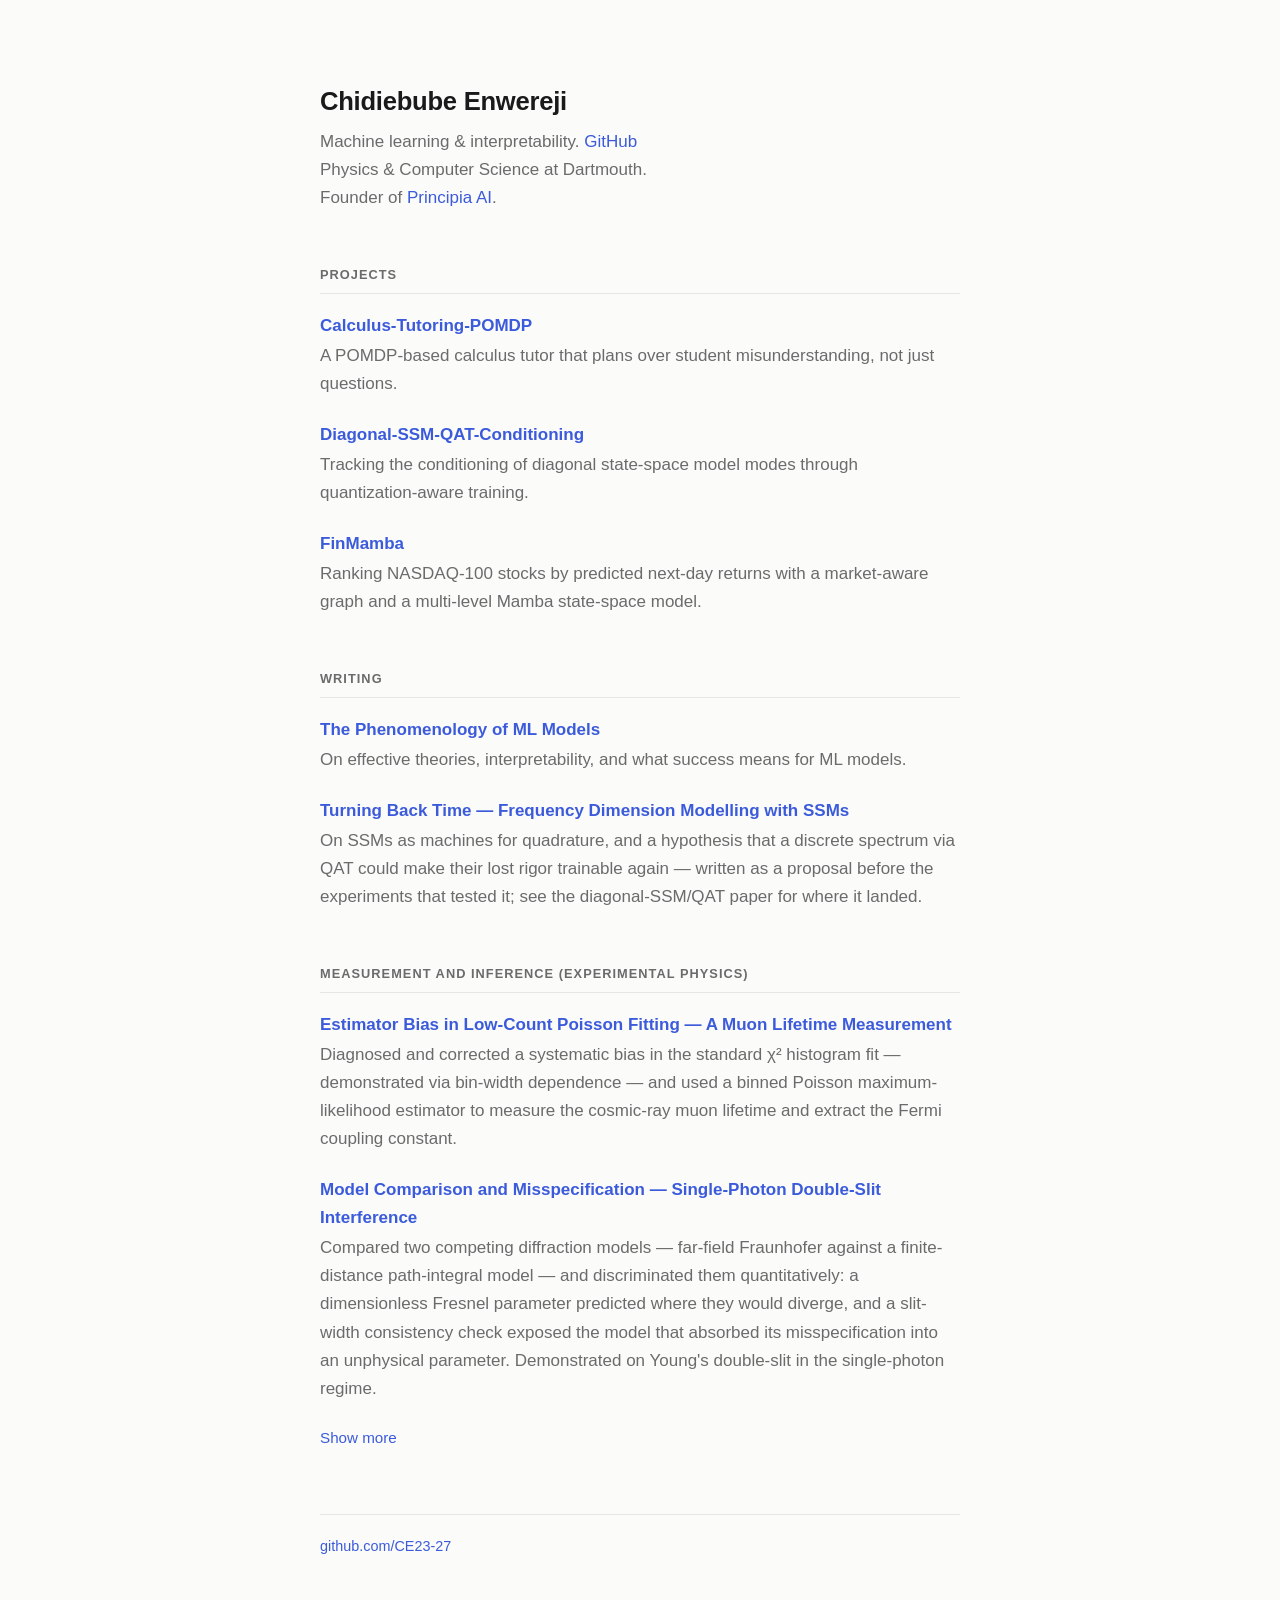
<file: index.html>
<!DOCTYPE html>
<html lang="en">
<head>
  <meta charset="UTF-8" />
  <meta name="viewport" content="width=device-width, initial-scale=1.0" />
  <title>Chidiebube Enwereji</title>
  <meta name="description" content="Personal site of Chidiebube Enwereji — projects and writing on machine learning and interpretability." />
  <link rel="stylesheet" href="style.css" />
</head>
<body>
  <div class="wrap">
    <header>
      <h1>Chidiebube Enwereji</h1>
      <p class="tagline">Machine learning &amp; interpretability. <a href="https://github.com/CE23-27">GitHub</a></p>
      <p class="tagline">Physics &amp; Computer Science at Dartmouth.</p>
      <p class="tagline">Founder of <a href="https://mrbenson.ai">Principia AI</a>.</p>
    </header>

    <section id="projects">
      <h2>Projects</h2>
      <ul class="projects">
        <li>
          <a class="name" href="https://github.com/CE23-27/calculus-tutoring-pomdp">Calculus-Tutoring-POMDP</a>
          <p class="desc">A POMDP-based calculus tutor that plans over student misunderstanding, not just questions.</p>
        </li>
        <li>
          <a class="name" href="https://github.com/CE23-27/Diagonal-SSM-QAT-Conditioning-">Diagonal-SSM-QAT-Conditioning</a>
          <p class="desc">Tracking the conditioning of diagonal state-space model modes through quantization-aware training.</p>
        </li>
        <li>
          <a class="name" href="https://github.com/CE23-27/FinMamba">FinMamba</a>
          <p class="desc">Ranking NASDAQ-100 stocks by predicted next-day returns with a market-aware graph and a multi-level Mamba state-space model.</p>
        </li>
      </ul>
    </section>

    <section id="writing">
      <h2>Writing</h2>
      <ul class="projects">
        <li>
          <a class="name" href="/phenomenology">The Phenomenology of ML Models</a>
          <p class="desc">On effective theories, interpretability, and what success means for ML models.</p>
        </li>
        <li>
          <a class="name" href="turning-back-time.pdf">Turning Back Time &mdash; Frequency Dimension Modelling with SSMs</a>
          <p class="desc">On SSMs as machines for quadrature, and a hypothesis that a discrete spectrum via QAT could make their lost rigor trainable again — written as a proposal before the experiments that tested it; see the diagonal-SSM/QAT paper for where it landed.</p>
        </li>
      </ul>
    </section>

    <section id="lab-reports">
      <h2>Measurement and Inference (Experimental Physics)</h2>
      <ul class="projects">
        <li>
          <a class="name" href="muon-lifetime.pdf">Estimator Bias in Low-Count Poisson Fitting &mdash; A Muon Lifetime Measurement</a>
          <p class="desc">Diagnosed and corrected a systematic bias in the standard &chi;&sup2; histogram fit &mdash; demonstrated via bin-width dependence &mdash; and used a binned Poisson maximum-likelihood estimator to measure the cosmic-ray muon lifetime and extract the Fermi coupling constant.</p>
        </li>
        <li>
          <a class="name" href="single-photon-interference.pdf">Model Comparison and Misspecification &mdash; Single-Photon Double-Slit Interference</a>
          <p class="desc">Compared two competing diffraction models &mdash; far-field Fraunhofer against a finite-distance path-integral model &mdash; and discriminated them quantitatively: a dimensionless Fresnel parameter predicted where they would diverge, and a slit-width consistency check exposed the model that absorbed its misspecification into an unphysical parameter. Demonstrated on Young's double-slit in the single-photon regime.</p>
        </li>
      </ul>
      <details class="more">
        <summary aria-label="Show more lab reports"></summary>
        <ul class="projects">
          <li>
            <a class="name" href="optical-pumping.pdf">Cancelling the Dominant Systematic — Optical Pumping of Rubidium</a>
            <p class="desc">Determined the Landé g-factors of both rubidium isotopes by optical pumping and RF spectroscopy. Their ratio cancels the dominant coil-calibration systematic exactly, isolating a real ~3σ deviation from theory that the per-isotope uncertainty would otherwise have buried — backed by a data-driven recalibration of the apparatus's field coils.</p>
          </li>
        </ul>
      </details>
    </section>

    <footer>
      <a href="https://github.com/CE23-27">github.com/CE23-27</a>
    </footer>
  </div>
</body>
</html>
</file>
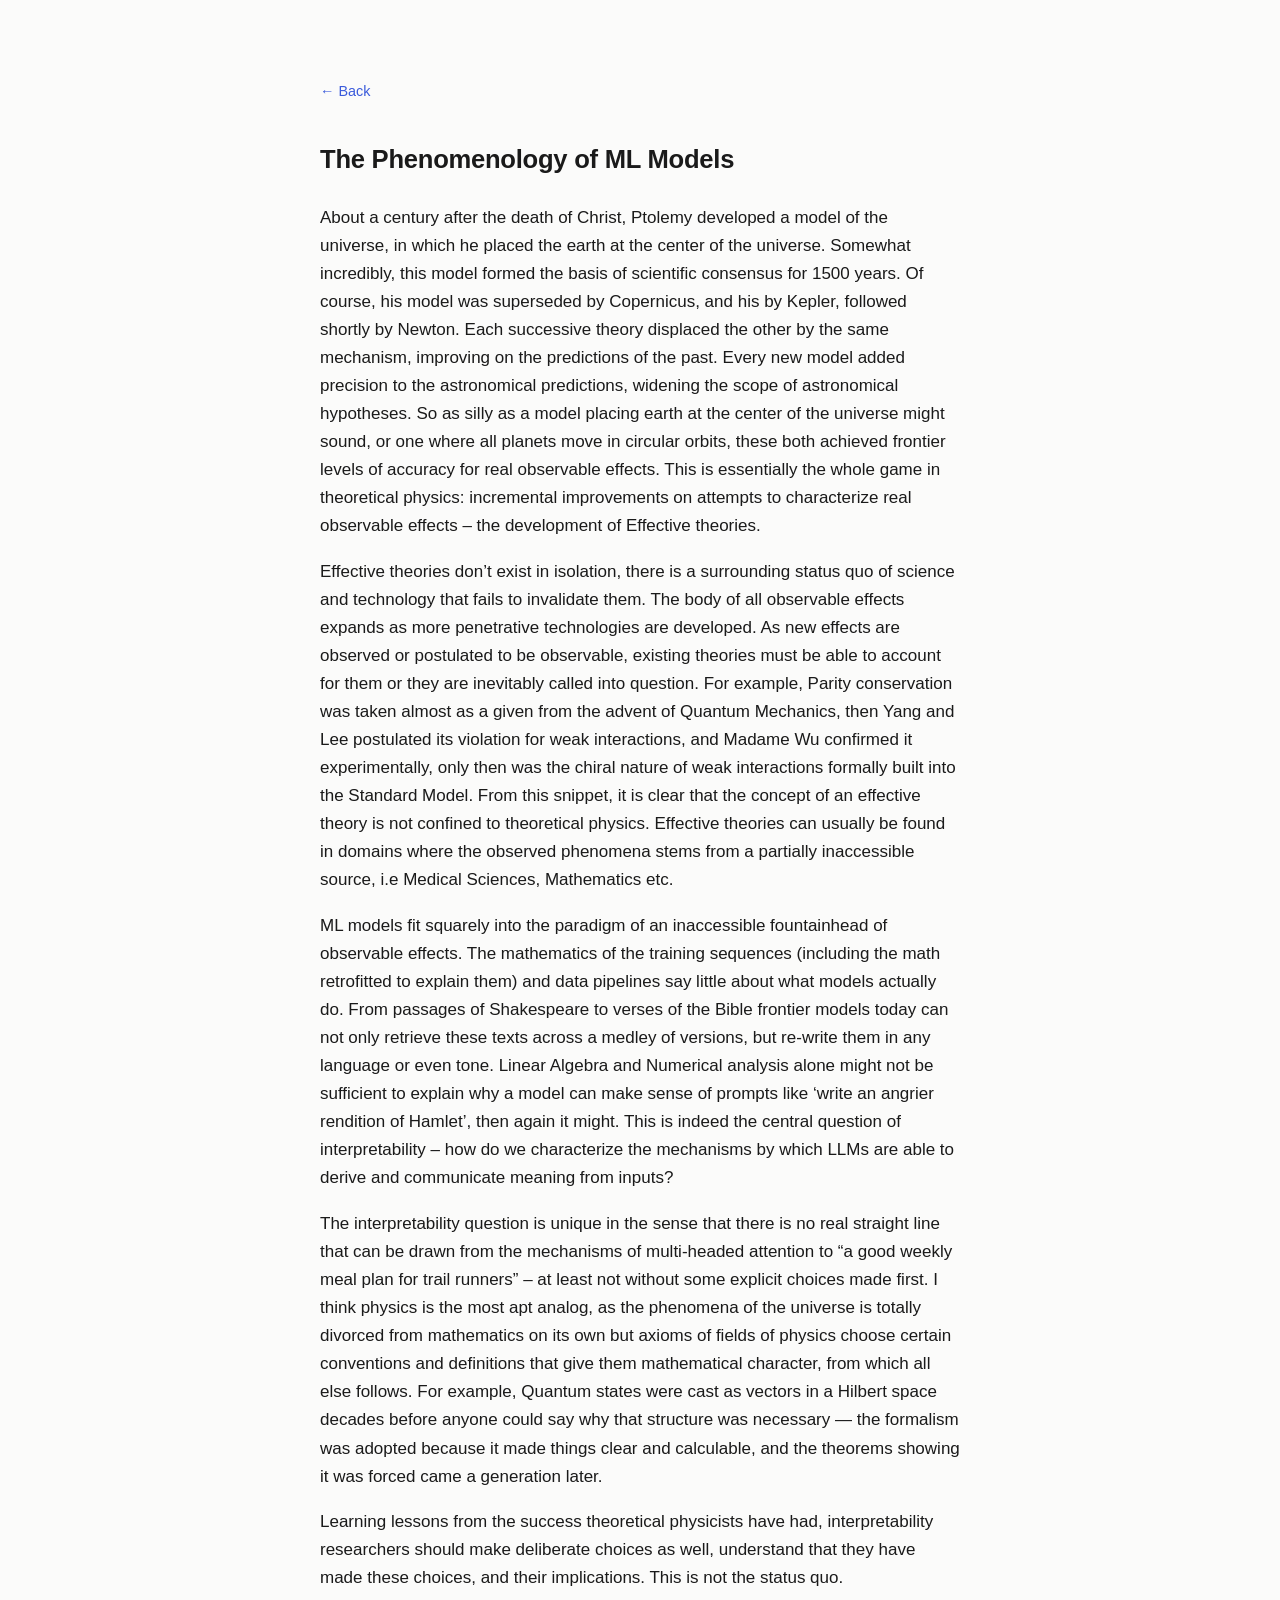
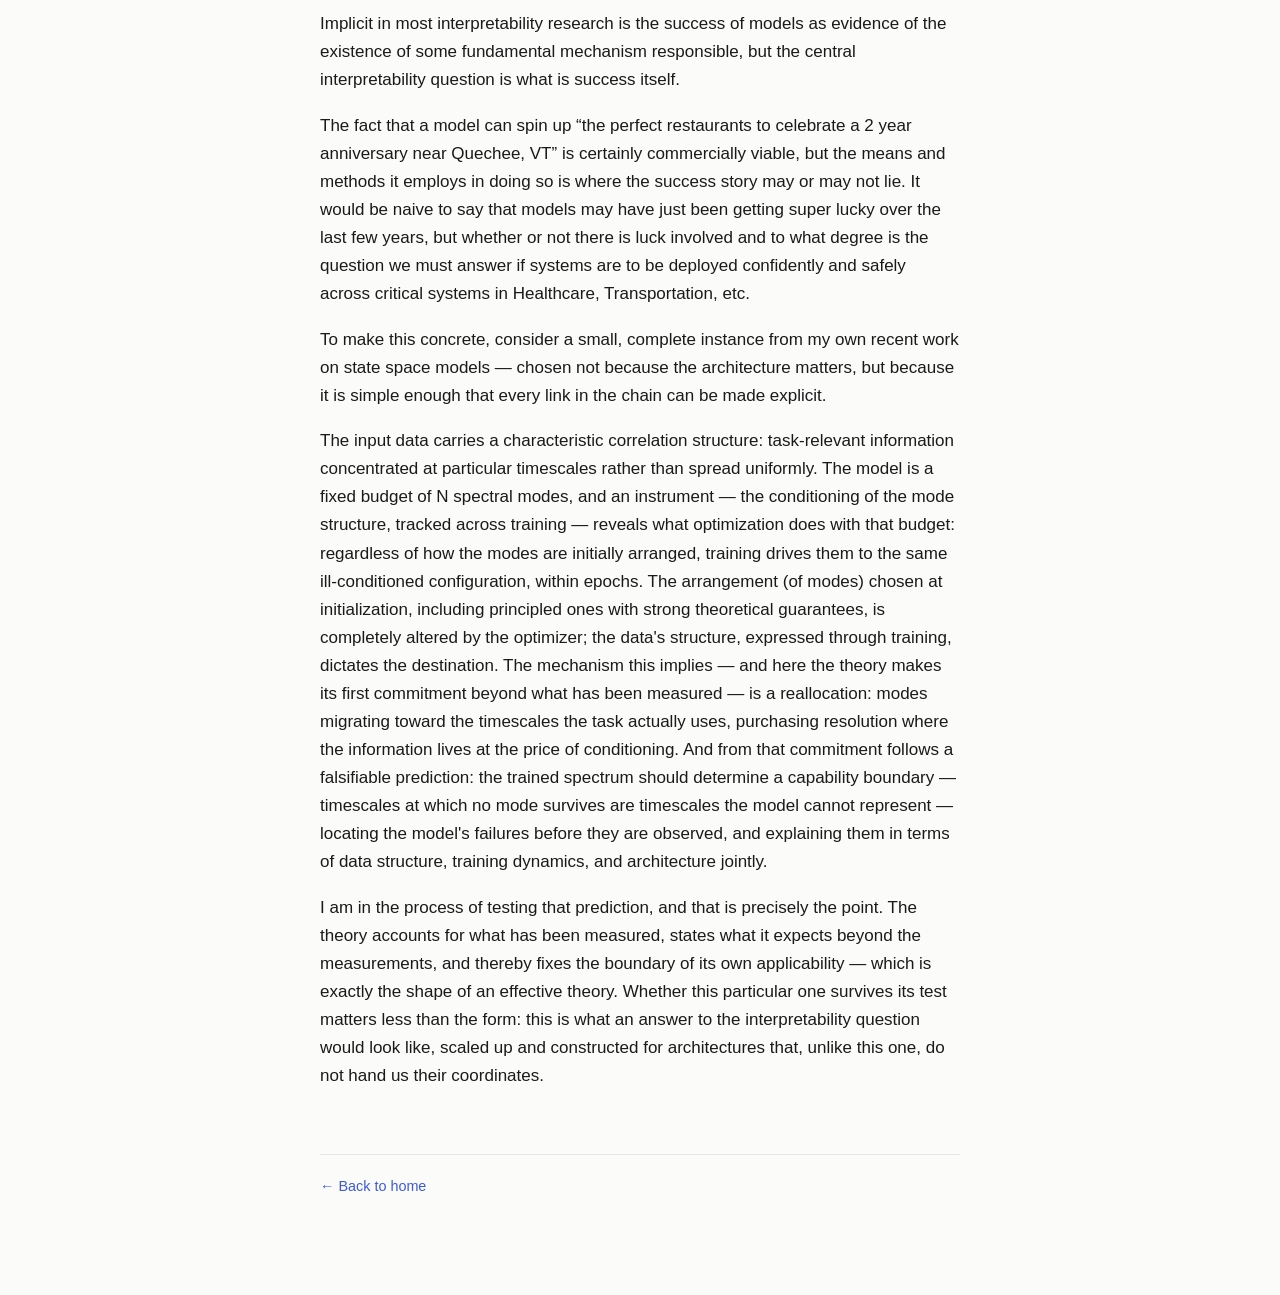
<file: phenomenology-of-ml-models.html>
<!DOCTYPE html>
<html lang="en">
<head>
  <meta charset="UTF-8" />
  <meta name="viewport" content="width=device-width, initial-scale=1.0" />
  <title>The Phenomenology of ML Models — Chidiebube Enwereji</title>
  <meta name="description" content="On effective theories, interpretability, and what success means for ML models." />
  <link rel="stylesheet" href="style.css" />
</head>
<body>
  <div class="wrap">
    <p class="backlink"><a href="index.html">&larr; Back</a></p>

    <article>
      <h1 class="post-title">The Phenomenology of ML Models</h1>

      <p>About a century after the death of Christ, Ptolemy developed a model of the universe, in which he placed the earth at the center of the universe. Somewhat incredibly, this model formed the basis of scientific consensus for 1500 years. Of course, his model was superseded by Copernicus, and his by Kepler, followed shortly by Newton. Each successive theory displaced the other by the same mechanism, improving on the predictions of the past. Every new model added precision to the astronomical predictions, widening the scope of astronomical hypotheses. So as silly as a model placing earth at the center of the universe might sound, or one where all planets move in circular orbits, these both achieved frontier levels of accuracy for real observable effects. This is essentially the whole game in theoretical physics: incremental improvements on attempts to characterize real observable effects &ndash; the development of Effective theories.</p>

      <p>Effective theories don&rsquo;t exist in isolation, there is a surrounding status quo of science and technology that fails to invalidate them. The body of all observable effects expands as more penetrative technologies are developed. As new effects are observed or postulated to be observable, existing theories must be able to account for them or they are inevitably called into question. For example, Parity conservation was taken almost as a given from the advent of Quantum Mechanics, then Yang and Lee postulated its violation for weak interactions, and Madame Wu confirmed it experimentally, only then was the chiral nature of weak interactions formally built into the Standard Model. From this snippet, it is clear that the concept of an effective theory is not confined to theoretical physics. Effective theories can usually be found in domains where the observed phenomena stems from a partially inaccessible source, i.e Medical Sciences, Mathematics etc.</p>

      <p>ML models fit squarely into the paradigm of an inaccessible fountainhead of observable effects. The mathematics of the training sequences (including the math retrofitted to explain them) and data pipelines say little about what models actually do. From passages of Shakespeare to verses of the Bible frontier models today can not only retrieve these texts across a medley of versions, but re-write them in any language or even tone. Linear Algebra and Numerical analysis alone might not be sufficient to explain why a model can make sense of prompts like &lsquo;write an angrier rendition of Hamlet&rsquo;, then again it might. This is indeed the central question of interpretability &ndash; how do we characterize the mechanisms by which LLMs are able to derive and communicate meaning from inputs?</p>

      <p>The interpretability question is unique in the sense that there is no real straight line that can be drawn from the mechanisms of multi-headed attention to &ldquo;a good weekly meal plan for trail runners&rdquo; &ndash; at least not without some explicit choices made first. I think physics is the most apt analog, as the phenomena of the universe is totally divorced from mathematics on its own but axioms of fields of physics choose certain conventions and definitions that give them mathematical character, from which all else follows. For example, Quantum states were cast as vectors in a Hilbert space decades before anyone could say why that structure was necessary &mdash; the formalism was adopted because it made things clear and calculable, and the theorems showing it was forced came a generation later.</p>

      <p>Learning lessons from the success theoretical physicists have had, interpretability researchers should make deliberate choices as well, understand that they have made these choices, and their implications. This is not the status quo.</p>

      <p>Implicit in most interpretability research is the success of models as evidence of the existence of some fundamental mechanism responsible, but the central interpretability question is what is success itself.</p>

      <p>The fact that a model can spin up &ldquo;the perfect restaurants to celebrate a 2 year anniversary near Quechee, VT&rdquo; is certainly commercially viable, but the means and methods it employs in doing so is where the success story may or may not lie. It would be naive to say that models may have just been getting super lucky over the last few years, but whether or not there is luck involved and to what degree is the question we must answer if systems are to be deployed confidently and safely across critical systems in Healthcare, Transportation, etc.</p>

      <p>To make this concrete, consider a small, complete instance from my own recent work on state space models &mdash; chosen not because the architecture matters, but because it is simple enough that every link in the chain can be made explicit.</p>

      <p>The input data carries a characteristic correlation structure: task-relevant information concentrated at particular timescales rather than spread uniformly. The model is a fixed budget of N spectral modes, and an instrument &mdash; the conditioning of the mode structure, tracked across training &mdash; reveals what optimization does with that budget: regardless of how the modes are initially arranged, training drives them to the same ill-conditioned configuration, within epochs. The arrangement (of modes) chosen at initialization, including principled ones with strong theoretical guarantees, is completely altered by the optimizer; the data's structure, expressed through training, dictates the destination. The mechanism this implies &mdash; and here the theory makes its first commitment beyond what has been measured &mdash; is a reallocation: modes migrating toward the timescales the task actually uses, purchasing resolution where the information lives at the price of conditioning. And from that commitment follows a falsifiable prediction: the trained spectrum should determine a capability boundary &mdash; timescales at which no mode survives are timescales the model cannot represent &mdash; locating the model's failures before they are observed, and explaining them in terms of data structure, training dynamics, and architecture jointly.</p>

      <p>I am in the process of testing that prediction, and that is precisely the point. The theory accounts for what has been measured, states what it expects beyond the measurements, and thereby fixes the boundary of its own applicability &mdash; which is exactly the shape of an effective theory. Whether this particular one survives its test matters less than the form: this is what an answer to the interpretability question would look like, scaled up and constructed for architectures that, unlike this one, do not hand us their coordinates.</p>
    </article>

    <footer>
      <a href="index.html">&larr; Back to home</a>
    </footer>
  </div>
</body>
</html>
</file>
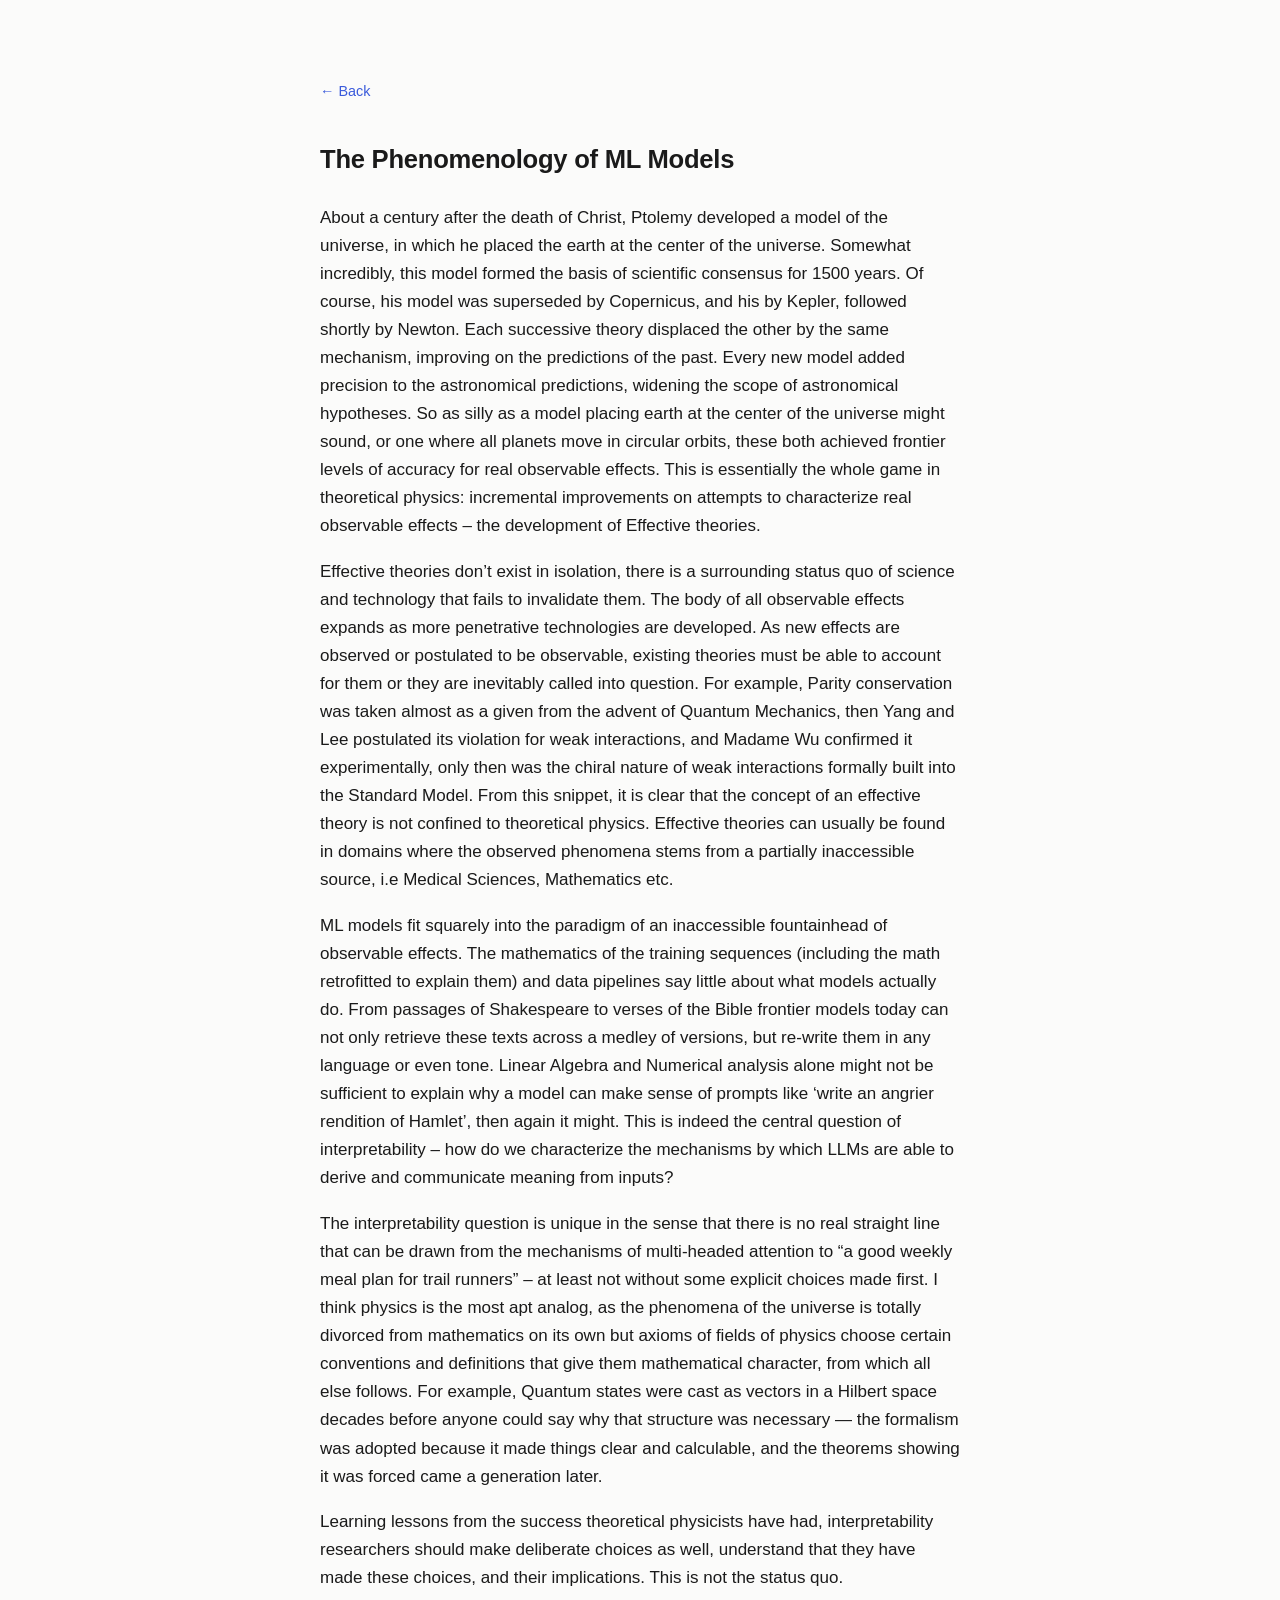
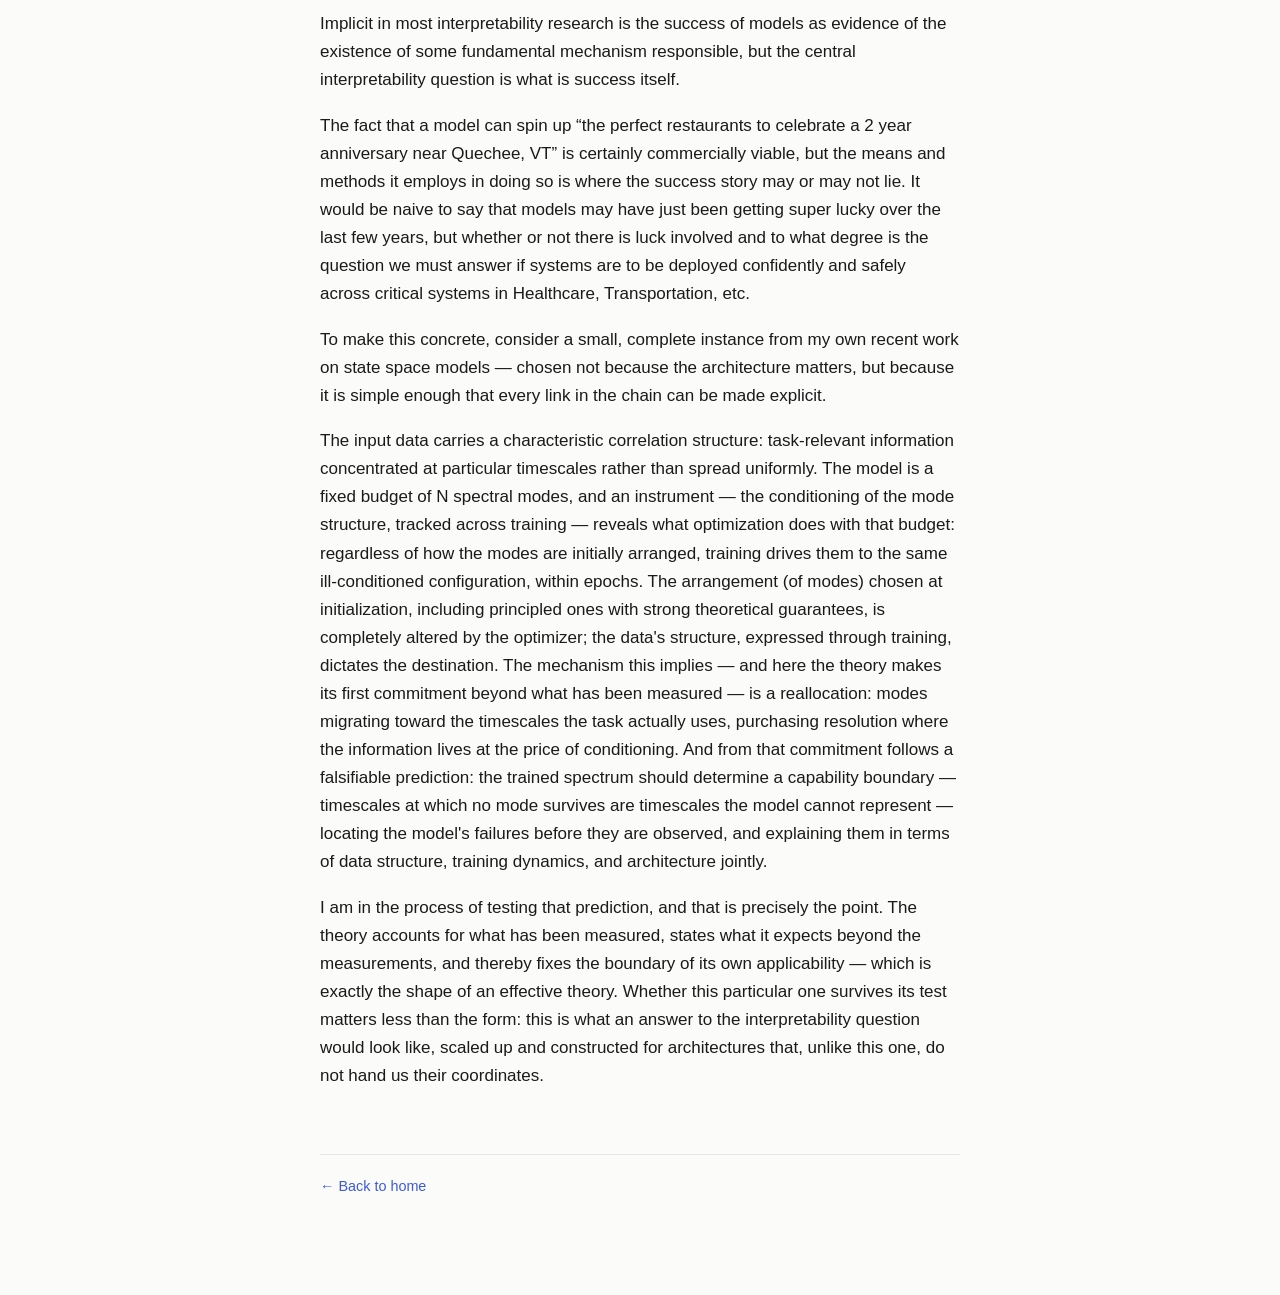
<file: phenomenology.html>
<!DOCTYPE html>
<html lang="en">
<head>
  <meta charset="UTF-8" />
  <meta name="viewport" content="width=device-width, initial-scale=1.0" />
  <title>The Phenomenology of ML Models — Chidiebube Enwereji</title>
  <meta name="description" content="On effective theories, interpretability, and what success means for ML models." />
  <link rel="stylesheet" href="style.css" />
</head>
<body>
  <div class="wrap">
    <p class="backlink"><a href="/">&larr; Back</a></p>

    <article>
      <h1 class="post-title">The Phenomenology of ML Models</h1>

      <p>About a century after the death of Christ, Ptolemy developed a model of the universe, in which he placed the earth at the center of the universe. Somewhat incredibly, this model formed the basis of scientific consensus for 1500 years. Of course, his model was superseded by Copernicus, and his by Kepler, followed shortly by Newton. Each successive theory displaced the other by the same mechanism, improving on the predictions of the past. Every new model added precision to the astronomical predictions, widening the scope of astronomical hypotheses. So as silly as a model placing earth at the center of the universe might sound, or one where all planets move in circular orbits, these both achieved frontier levels of accuracy for real observable effects. This is essentially the whole game in theoretical physics: incremental improvements on attempts to characterize real observable effects &ndash; the development of Effective theories.</p>

      <p>Effective theories don&rsquo;t exist in isolation, there is a surrounding status quo of science and technology that fails to invalidate them. The body of all observable effects expands as more penetrative technologies are developed. As new effects are observed or postulated to be observable, existing theories must be able to account for them or they are inevitably called into question. For example, Parity conservation was taken almost as a given from the advent of Quantum Mechanics, then Yang and Lee postulated its violation for weak interactions, and Madame Wu confirmed it experimentally, only then was the chiral nature of weak interactions formally built into the Standard Model. From this snippet, it is clear that the concept of an effective theory is not confined to theoretical physics. Effective theories can usually be found in domains where the observed phenomena stems from a partially inaccessible source, i.e Medical Sciences, Mathematics etc.</p>

      <p>ML models fit squarely into the paradigm of an inaccessible fountainhead of observable effects. The mathematics of the training sequences (including the math retrofitted to explain them) and data pipelines say little about what models actually do. From passages of Shakespeare to verses of the Bible frontier models today can not only retrieve these texts across a medley of versions, but re-write them in any language or even tone. Linear Algebra and Numerical analysis alone might not be sufficient to explain why a model can make sense of prompts like &lsquo;write an angrier rendition of Hamlet&rsquo;, then again it might. This is indeed the central question of interpretability &ndash; how do we characterize the mechanisms by which LLMs are able to derive and communicate meaning from inputs?</p>

      <p>The interpretability question is unique in the sense that there is no real straight line that can be drawn from the mechanisms of multi-headed attention to &ldquo;a good weekly meal plan for trail runners&rdquo; &ndash; at least not without some explicit choices made first. I think physics is the most apt analog, as the phenomena of the universe is totally divorced from mathematics on its own but axioms of fields of physics choose certain conventions and definitions that give them mathematical character, from which all else follows. For example, Quantum states were cast as vectors in a Hilbert space decades before anyone could say why that structure was necessary &mdash; the formalism was adopted because it made things clear and calculable, and the theorems showing it was forced came a generation later.</p>

      <p>Learning lessons from the success theoretical physicists have had, interpretability researchers should make deliberate choices as well, understand that they have made these choices, and their implications. This is not the status quo.</p>

      <p>Implicit in most interpretability research is the success of models as evidence of the existence of some fundamental mechanism responsible, but the central interpretability question is what is success itself.</p>

      <p>The fact that a model can spin up &ldquo;the perfect restaurants to celebrate a 2 year anniversary near Quechee, VT&rdquo; is certainly commercially viable, but the means and methods it employs in doing so is where the success story may or may not lie. It would be naive to say that models may have just been getting super lucky over the last few years, but whether or not there is luck involved and to what degree is the question we must answer if systems are to be deployed confidently and safely across critical systems in Healthcare, Transportation, etc.</p>

      <p>To make this concrete, consider a small, complete instance from my own recent work on state space models &mdash; chosen not because the architecture matters, but because it is simple enough that every link in the chain can be made explicit.</p>

      <p>The input data carries a characteristic correlation structure: task-relevant information concentrated at particular timescales rather than spread uniformly. The model is a fixed budget of N spectral modes, and an instrument &mdash; the conditioning of the mode structure, tracked across training &mdash; reveals what optimization does with that budget: regardless of how the modes are initially arranged, training drives them to the same ill-conditioned configuration, within epochs. The arrangement (of modes) chosen at initialization, including principled ones with strong theoretical guarantees, is completely altered by the optimizer; the data's structure, expressed through training, dictates the destination. The mechanism this implies &mdash; and here the theory makes its first commitment beyond what has been measured &mdash; is a reallocation: modes migrating toward the timescales the task actually uses, purchasing resolution where the information lives at the price of conditioning. And from that commitment follows a falsifiable prediction: the trained spectrum should determine a capability boundary &mdash; timescales at which no mode survives are timescales the model cannot represent &mdash; locating the model's failures before they are observed, and explaining them in terms of data structure, training dynamics, and architecture jointly.</p>

      <p>I am in the process of testing that prediction, and that is precisely the point. The theory accounts for what has been measured, states what it expects beyond the measurements, and thereby fixes the boundary of its own applicability &mdash; which is exactly the shape of an effective theory. Whether this particular one survives its test matters less than the form: this is what an answer to the interpretability question would look like, scaled up and constructed for architectures that, unlike this one, do not hand us their coordinates.</p>
    </article>

    <footer>
      <a href="/">&larr; Back to home</a>
    </footer>
  </div>
</body>
</html>
</file>
<file: style.css>
:root {
  --bg: #fbfbfa;
  --fg: #1a1a1a;
  --muted: #6b6b6b;
  --accent: #3b5bdb;
  --rule: #e6e6e3;
  --maxw: 680px;
}

* { box-sizing: border-box; }

html { -webkit-text-size-adjust: 100%; }

body {
  margin: 0;
  background: var(--bg);
  color: var(--fg);
  font-family: -apple-system, BlinkMacSystemFont, "Segoe UI", Helvetica, Arial, sans-serif;
  font-size: 17px;
  line-height: 1.65;
  -webkit-font-smoothing: antialiased;
}

.wrap {
  max-width: var(--maxw);
  margin: 0 auto;
  padding: 5rem 1.25rem 6rem;
}

header h1 {
  font-size: 1.6rem;
  font-weight: 600;
  letter-spacing: -0.01em;
  margin: 0 0 0.35rem;
}

header .tagline {
  color: var(--muted);
  margin: 0;
}

a {
  color: var(--accent);
  text-decoration: none;
}
a:hover { text-decoration: underline; }

section { margin-top: 3.25rem; }

h2 {
  font-size: 0.8rem;
  font-weight: 600;
  text-transform: uppercase;
  letter-spacing: 0.08em;
  color: var(--muted);
  margin: 0 0 1.1rem;
  padding-bottom: 0.5rem;
  border-bottom: 1px solid var(--rule);
}

.projects { list-style: none; padding: 0; margin: 0; }
.projects li { margin-bottom: 1.4rem; }
.projects .name { font-weight: 600; }
.projects .desc { color: var(--muted); margin: 0.15rem 0 0; }

.more { margin-top: 0.25rem; }
.more summary {
  cursor: pointer;
  color: var(--accent);
  font-size: 0.95rem;
  list-style: none;
  width: fit-content;
}
.more summary::-webkit-details-marker { display: none; }
.more summary:hover { text-decoration: underline; }
.more summary::after { content: "Show more"; }
.more[open] summary { margin-bottom: 1.4rem; }
.more[open] summary::after { content: "Show less"; }
.more .projects li:last-child { margin-bottom: 0; }

.backlink {
  margin: 0 0 2.5rem;
  font-size: 0.9rem;
}

.post-title {
  font-size: 1.6rem;
  font-weight: 600;
  letter-spacing: -0.01em;
  margin: 0 0 1.75rem;
  line-height: 1.25;
}

article h3 {
  font-size: 1.25rem;
  font-weight: 600;
  letter-spacing: -0.01em;
  margin: 0 0 1.25rem;
}

article p { margin: 0 0 1.1rem; }

article p:last-child { margin-bottom: 0; }

footer {
  margin-top: 4rem;
  padding-top: 1.25rem;
  border-top: 1px solid var(--rule);
  color: var(--muted);
  font-size: 0.9rem;
}

@media (max-width: 480px) {
  .wrap { padding-top: 3.5rem; }
  body { font-size: 16px; }
}
</file>
